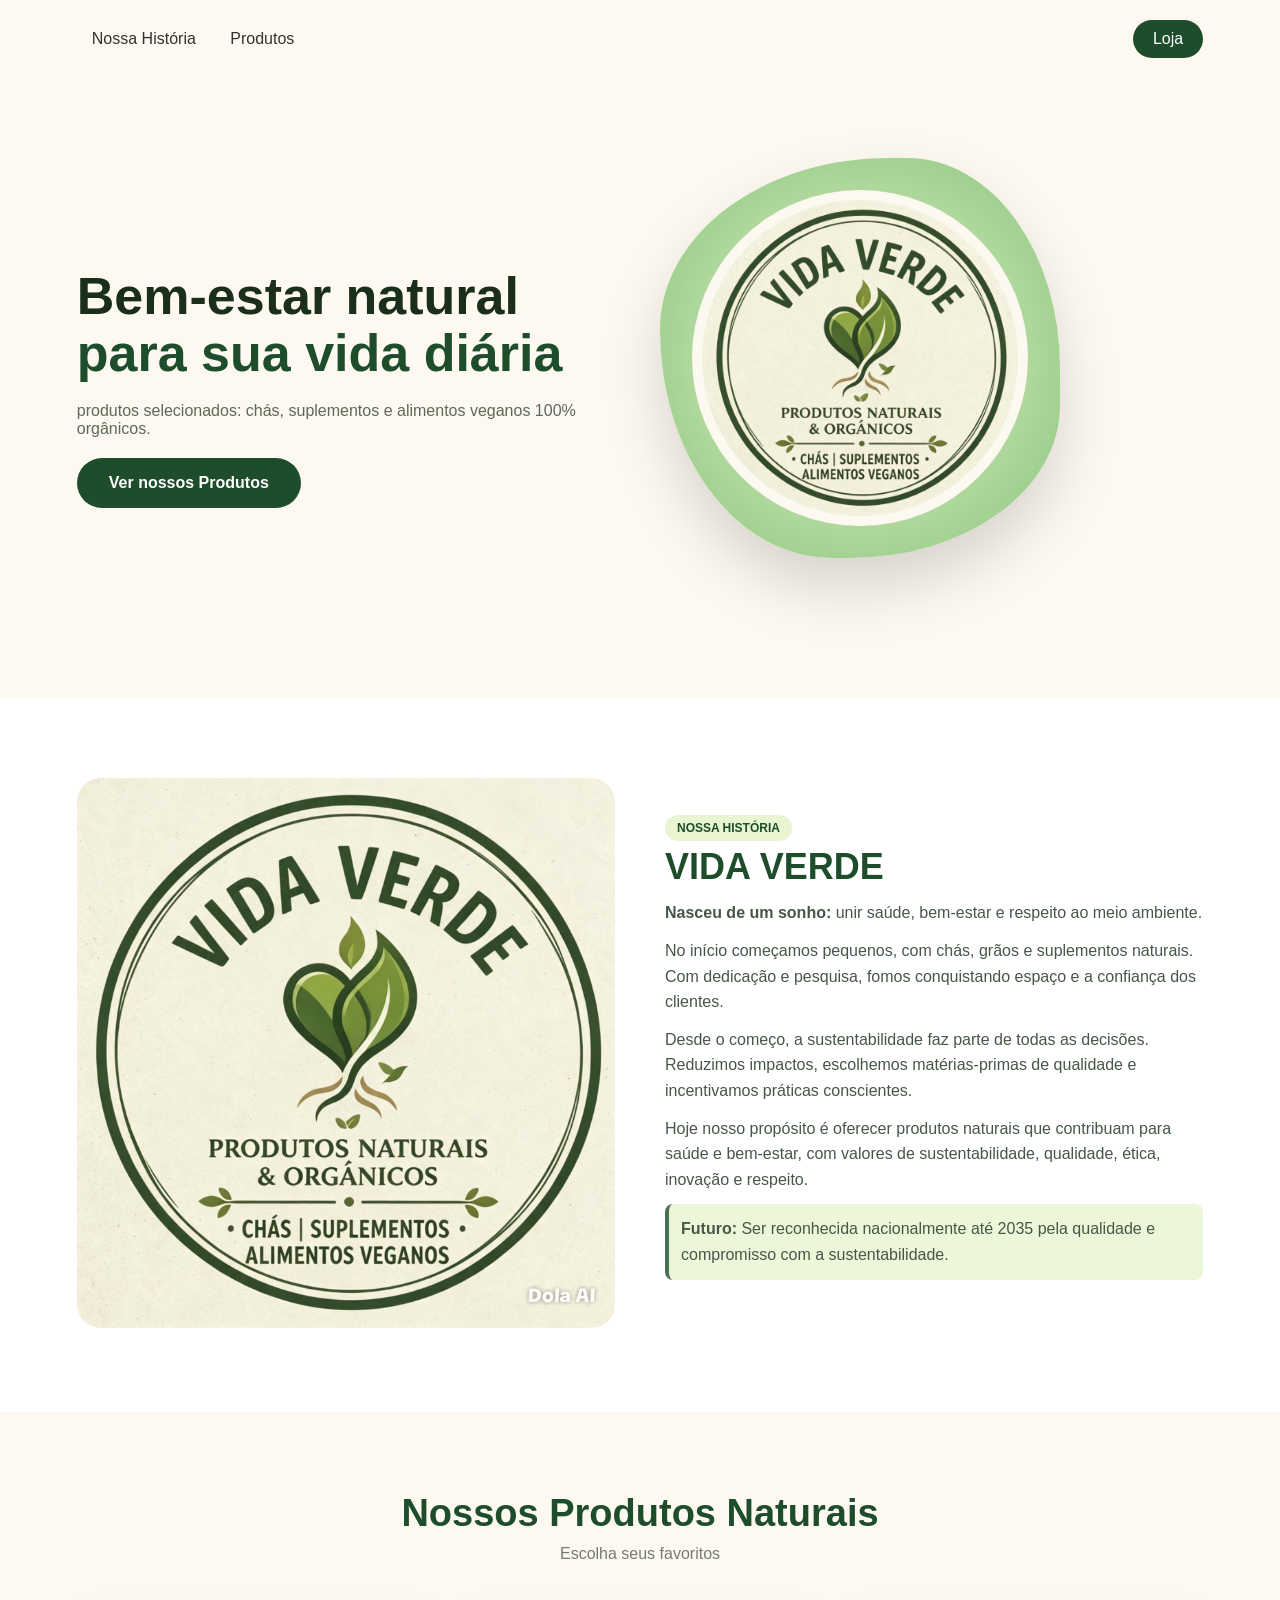
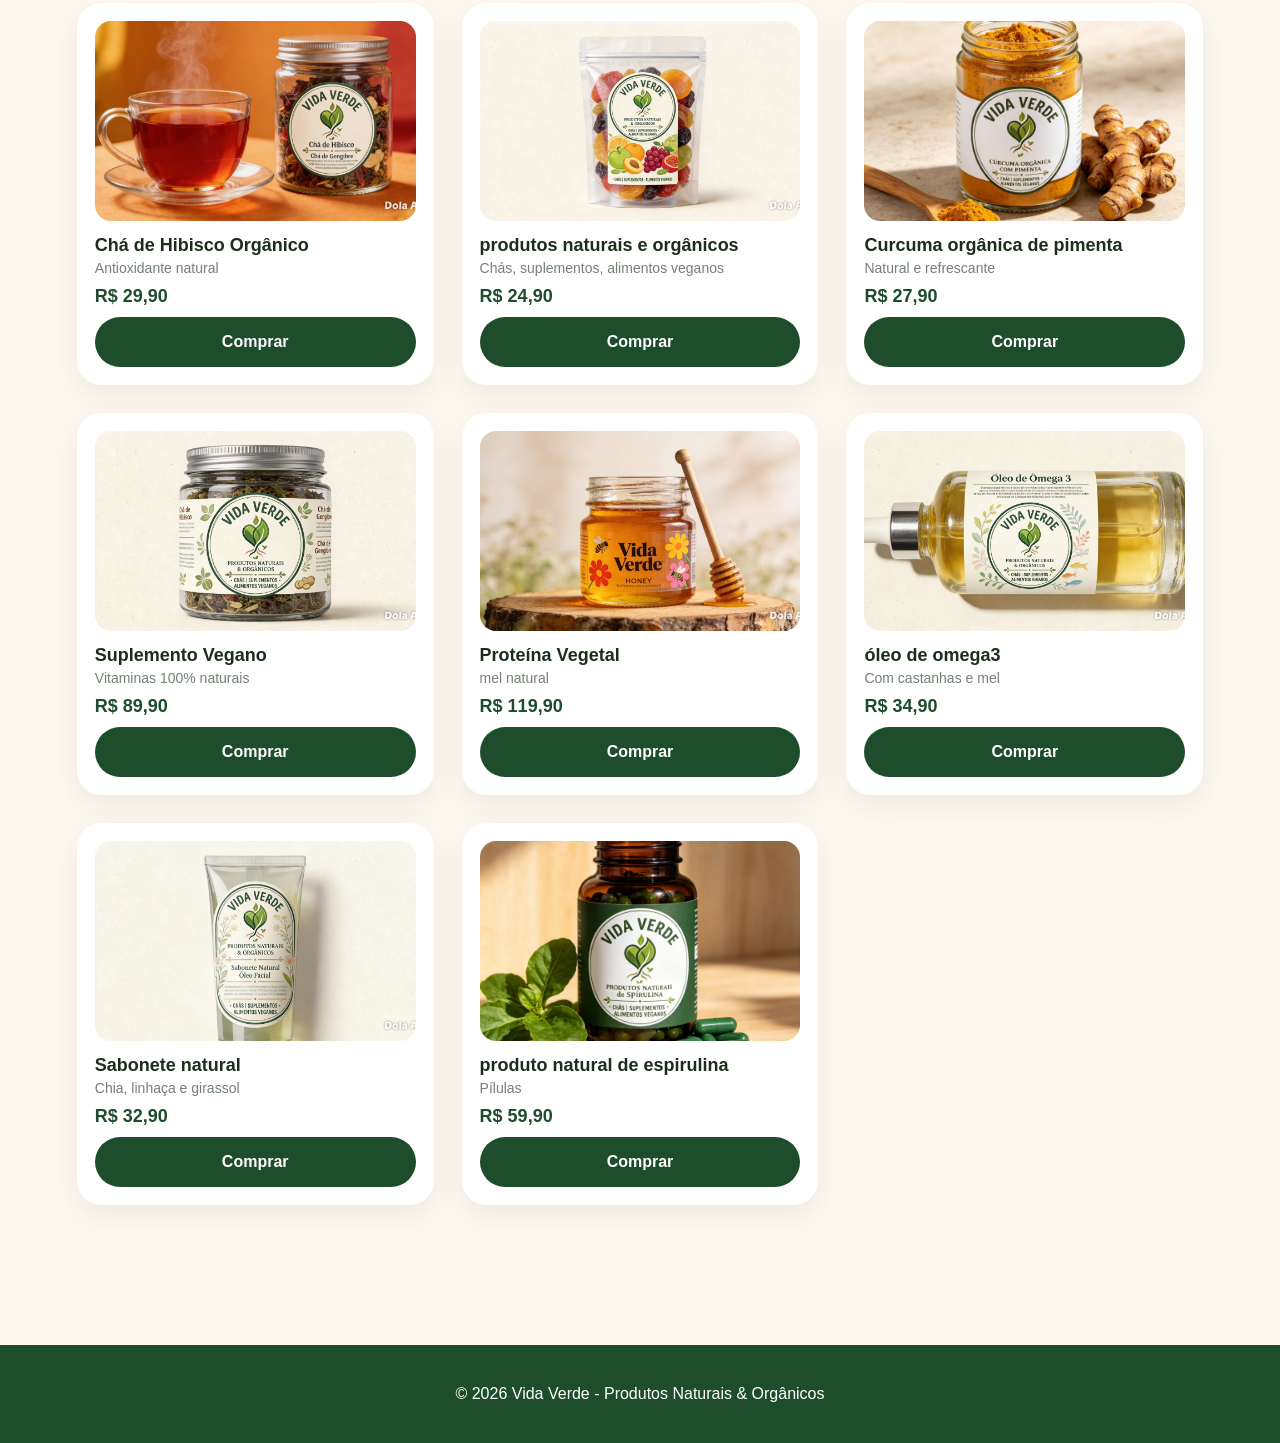
<file: index.html>
<!DOCTYPE html>
<html lang="pt-br">
<head>
    <meta charset="UTF-8">
    <meta name="viewport" content="width=device-width, initial-scale=1.0">
    <title>Vida Verde | Produtos Naturais</title>
    <link rel="stylesheet" href="style.css">
    <style>
        /* CSS que faz a mágica acontecer sem JavaScript */
        .modal-compra {
            display: none;
            position: fixed;
            top: 0; left: 0; width: 100%; height: 100%;
            background: rgba(0,0,0,0.6);
            z-index: 1000;
            justify-content: center;
            align-items: center;
        }
        /* Quando o botão com o link correspondente for clicado, o modal aparece */
        .modal-compra:target {
            display: flex;
        }
        @keyframes rodar {
            0% { transform: rotate(0deg); }
            100% { transform: rotate(360deg); }
        }
        .btn-fechar {
            background: #2ecc71; color: white; border: none;
            padding: 10px 20px; border-radius: 6px;
            cursor: pointer; font-weight: bold; text-decoration: none; display: inline-block;
        }
    </style>
</head>
<body>
    <nav>
        <div class="nav-links">
            <a href="#sobre">Nossa História</a>
            <a href="#produtos">Produtos</a>
        </div>
        <a href="#" class="btn-nav">Loja</a>
    </nav>

    <header class="hero">
        <div class="hero-text">
            <h1>Bem-estar natural<br><span>para sua vida diária</span></h1>
            <p>produtos selecionados: chás, suplementos e alimentos veganos 100% orgânicos.</p>
            <a href="#produtos" class="btn-primary">Ver nossos Produtos</a>
        </div>
        <div class="hero-visual">
            <div class="blob"><img src="logo.png" alt="Logo"></div>
        </div>
    </header>

    <section id="sobre">
        <div class="sobre-img">
            <img src="logo.png" alt="Nossa história">
        </div>
        <div class="sobre-text">
            <span class="tag">NOSSA HISTÓRIA</span>
            <h2>VIDA VERDE</h2>
            <p><strong>Nasceu de um sonho:</strong> unir saúde, bem-estar e respeito ao meio ambiente.</p>
            <p>No início começamos pequenos, com chás, grãos e suplementos naturais. Com dedicação e pesquisa, fomos conquistando espaço e a confiança dos clientes.</p>
            <p>Desde o começo, a sustentabilidade faz parte de todas as decisões. Reduzimos impactos, escolhemos matérias-primas de qualidade e incentivamos práticas conscientes.</p>
            <p>Hoje nosso propósito é oferecer produtos naturais que contribuam para saúde e bem-estar, com valores de sustentabilidade, qualidade, ética, inovação e respeito.</p>
            <p class="futuro"><strong>Futuro:</strong> Ser reconhecida nacionalmente até 2035 pela qualidade e compromisso com a sustentabilidade.</p>
        </div>
    </section>

    <section id="produtos">
        <h2>Nossos Produtos Naturais</h2>
        <p class="subtitle">Escolha seus favoritos</p>
        
        <div class="grid">
            <div class="product-card">
                <div class="product-img"><img src="produto1.jpg" alt="Produto 1"></div>
                <h3>Chá de Hibisco Orgânico</h3>
                <p>Antioxidante natural</p>
                <span class="price">R$ 29,90</span>
                <!-- O botão agora é um link seguro que ativa o modal -->
                <a href="#janela-sucesso" class="btn-primary" style="text-decoration:none; text-align:center; display:block;">Comprar</a>
            </div>

            <div class="product-card">
                <div class="product-img"><img src="produto3.jpg" alt="Produto 2"></div>
                <h3>produtos naturais e orgânicos</h3>
                <p>Chás, suplementos, alimentos veganos</p>
                <span class="price">R$ 24,90</span>
                <a href="#janela-sucesso" class="btn-primary" style="text-decoration:none; text-align:center; display:block;">Comprar</a>
            </div>

            <div class="product-card">
                <div class="product-img"><img src="produto9.jpg" alt="Produto 3"></div>
                <h3>Curcuma orgânica de pimenta </h3>
                <p>Natural e refrescante</p>
                <span class="price">R$ 27,90</span>
                <a href="#janela-sucesso" class="btn-primary" style="text-decoration:none; text-align:center; display:block;">Comprar</a>
            </div>

            <div class="product-card">
                <div class="product-img"><img src="produto4.jpg" alt="Produto 4"></div>
                <h3>Suplemento Vegano</h3>
                <p>Vitaminas 100% naturais</p>
                <span class="price">R$ 89,90</span>
                <a href="#janela-sucesso" class="btn-primary" style="text-decoration:none; text-align:center; display:block;">Comprar</a>
            </div>

            <div class="product-card">
                <div class="product-img"><img src="produto5.jpg" alt="Produto 5"></div>
                <h3>Proteína Vegetal</h3>
                <p>mel natural </p>
                <span class="price">R$ 119,90</span>
                <a href="#janela-sucesso" class="btn-primary" style="text-decoration:none; text-align:center; display:block;">Comprar</a>
            </div>

            <div class="product-card">
                <div class="product-img"><img src="produto6.jpg" alt="Produto 6"></div>
                <h3>óleo de omega3 </h3>
                <p>Com castanhas e mel</p>
                <span class="price">R$ 34,90</span>
                <a href="#janela-sucesso" class="btn-primary" style="text-decoration:none; text-align:center; display:block;">Comprar</a>
            </div>

            <div class="product-card">
                <div class="product-img"><img src="produto7.jpg" alt="Produto 7"></div>
                <h3>Sabonete natural</h3>
                <p>Chia, linhaça e girassol</p>
                <span class="price">R$ 32,90</span>
                <a href="#janela-sucesso" class="btn-primary" style="text-decoration:none; text-align:center; display:block;">Comprar</a>
            </div>

            <div class="product-card">
                <div class="product-img"><img src="produto8.jpg" alt="Produto 8"></div>
                <h3>produto natural de espirulina</h3>
                <p>Pílulas</p>
                <span class="price">R$ 59,90</span>
                <a href="#janela-sucesso" class="btn-primary" style="text-decoration:none; text-align:center; display:block;">Comprar</a>
            </div>
        </div>
    </section>

    <!-- Janela de Sucesso Fictícia (Modal controlada por CSS) -->
    <div id="janela-sucesso" class="modal-compra">
        <div style="background: white; padding: 30px; border-radius: 12px; text-align: center; max-width: 400px; width: 90%; box-shadow: 0 4px 15px rgba(0,0,0,0.2); font-family: sans-serif;">
            <div style="font-size: 48px; margin-bottom: 15px;">🎉</div>
            <h3 style="color: #2ecc71; margin-bottom: 10px;">Compra efetuada com Sucesso!</h3>
            <p style="color: #666; font-size: 14px; margin-bottom: 20px;"> Nenhum valor real foi cobrado.</p>
            <!-- Clicar aqui fecha a janela limpando o link -->
            <a href="#produtos" class="btn-fechar">Voltar à Loja</a>
        </div>
    </div>

    <footer>© 2026 Vida Verde - Produtos Naturais & Orgânicos</footer>
</body>
</html>
</file>
<file: style.css>
*{margin:0;padding:0;box-sizing:border-box}
:root{--green:#1e4d2b;--bege:#fdf8f0}
body{background:var(--bege);font-family:Arial,sans-serif;color:#1a2e1a}
nav{display:flex;justify-content:space-between;align-items:center;padding:20px 6%;background:var(--bege)}
.logo{display:flex;align-items:center;gap:12px;font-weight:800;color:var(--green)}
.logo img{width:55px;height:55px;border-radius:50%;object-fit:cover;border:2px solid var(--green)}
.nav-links a{margin:0 15px;text-decoration:none;color:#333}
.btn-nav{background:var(--green);color:#fff;padding:10px 20px;border-radius:100px;text-decoration:none}
.hero{display:grid;grid-template-columns:1fr 1fr;padding:60px 6%;align-items:center}
.hero h1{font-size:52px;line-height:1.1} .hero h1 span{color:var(--green)}
.hero p{margin:20px 0;opacity:.7}
.btn-primary{background:var(--green);color:#fff;padding:16px 32px;border-radius:100px;text-decoration:none;display:inline-block;font-weight:700}
.hero-visual{position:relative;height:500px}
.blob{position:absolute;width:400px;height:400px;background:radial-gradient(#e8f5d0,#88c47a);border-radius:60% 40% 55% 45%/45% 55% 40% 60%;top:20px;left:20px;display:flex;align-items:center;justify-content:center;animation:float 6s infinite;box-shadow:0 30px 60px rgba(0,0,0,.15)}
.blob img{width:84%;height:84%;object-fit:contain;border-radius:50%;background:var(--bege);padding:10px}
@keyframes float{0%,100%{transform:translateY(0)}50%{transform:translateY(-15px)}}
#produtos{padding:80px 6%;text-align:center}
#produtos h2{font-size:38px;color:var(--green)}
.subtitle{opacity:.6;margin:10px 0 40px}
.grid{display:grid;grid-template-columns:repeat(3,1fr);gap:28px}
@media(max-width:900px){.hero{grid-template-columns:1fr}.grid{grid-template-columns:repeat(2,1fr)}.hero-visual{height:350px}}
@media(max-width:600px){.grid{grid-template-columns:1fr}}
.product-card{background:#fff;border-radius:24px;padding:18px;box-shadow:0 10px 30px rgba(0,0,0,.07);transition:.3s;text-align:left}
.product-card:hover{transform:translateY(-8px);box-shadow:0 20px 40px rgba(0,0,0,.12)}
.product-img{width:100%;height:200px;border-radius:16px;overflow:hidden;background:#f5f5f5}
.product-img img{width:100%;height:100%;object-fit:cover}
.product-card h3{margin:14px 0 4px;font-size:18px}
.product-card p{opacity:.6;font-size:14px}
.price{display:block;margin:10px 0;font-weight:800;color:var(--green);font-size:18px}
.product-card button{width:100%;padding:12px;border:none;background:var(--green);color:#fff;border-radius:100px;font-weight:700;cursor:pointer}
footer{text-align:center;padding:40px;background:var(--green);color:#fff;margin-top:60px}
#sobre{display:grid;grid-template-columns:1fr 1fr;gap:50px;padding:80px 6%;background:#fff;align-items:center;scroll-margin-top:80px}
#sobre img{width:100%;height:550px;object-fit:cover;border-radius:24px}
.tag{background:#e8f5d0;color:#1e4d2b;padding:6px 12px;border-radius:100px;font-size:12px;font-weight:800}
#sobre h2{font-size:36px;color:#1e4d2b;margin:10px 0}
#sobre p{margin:12px 0;opacity:.8;line-height:1.6}
.futuro{background:#e8f5d0;padding:12px;border-left:4px solid #1e4d2b;border-radius:8px}
@media(max-width:800px){#sobre{grid-template-columns:1fr}}
</file>
